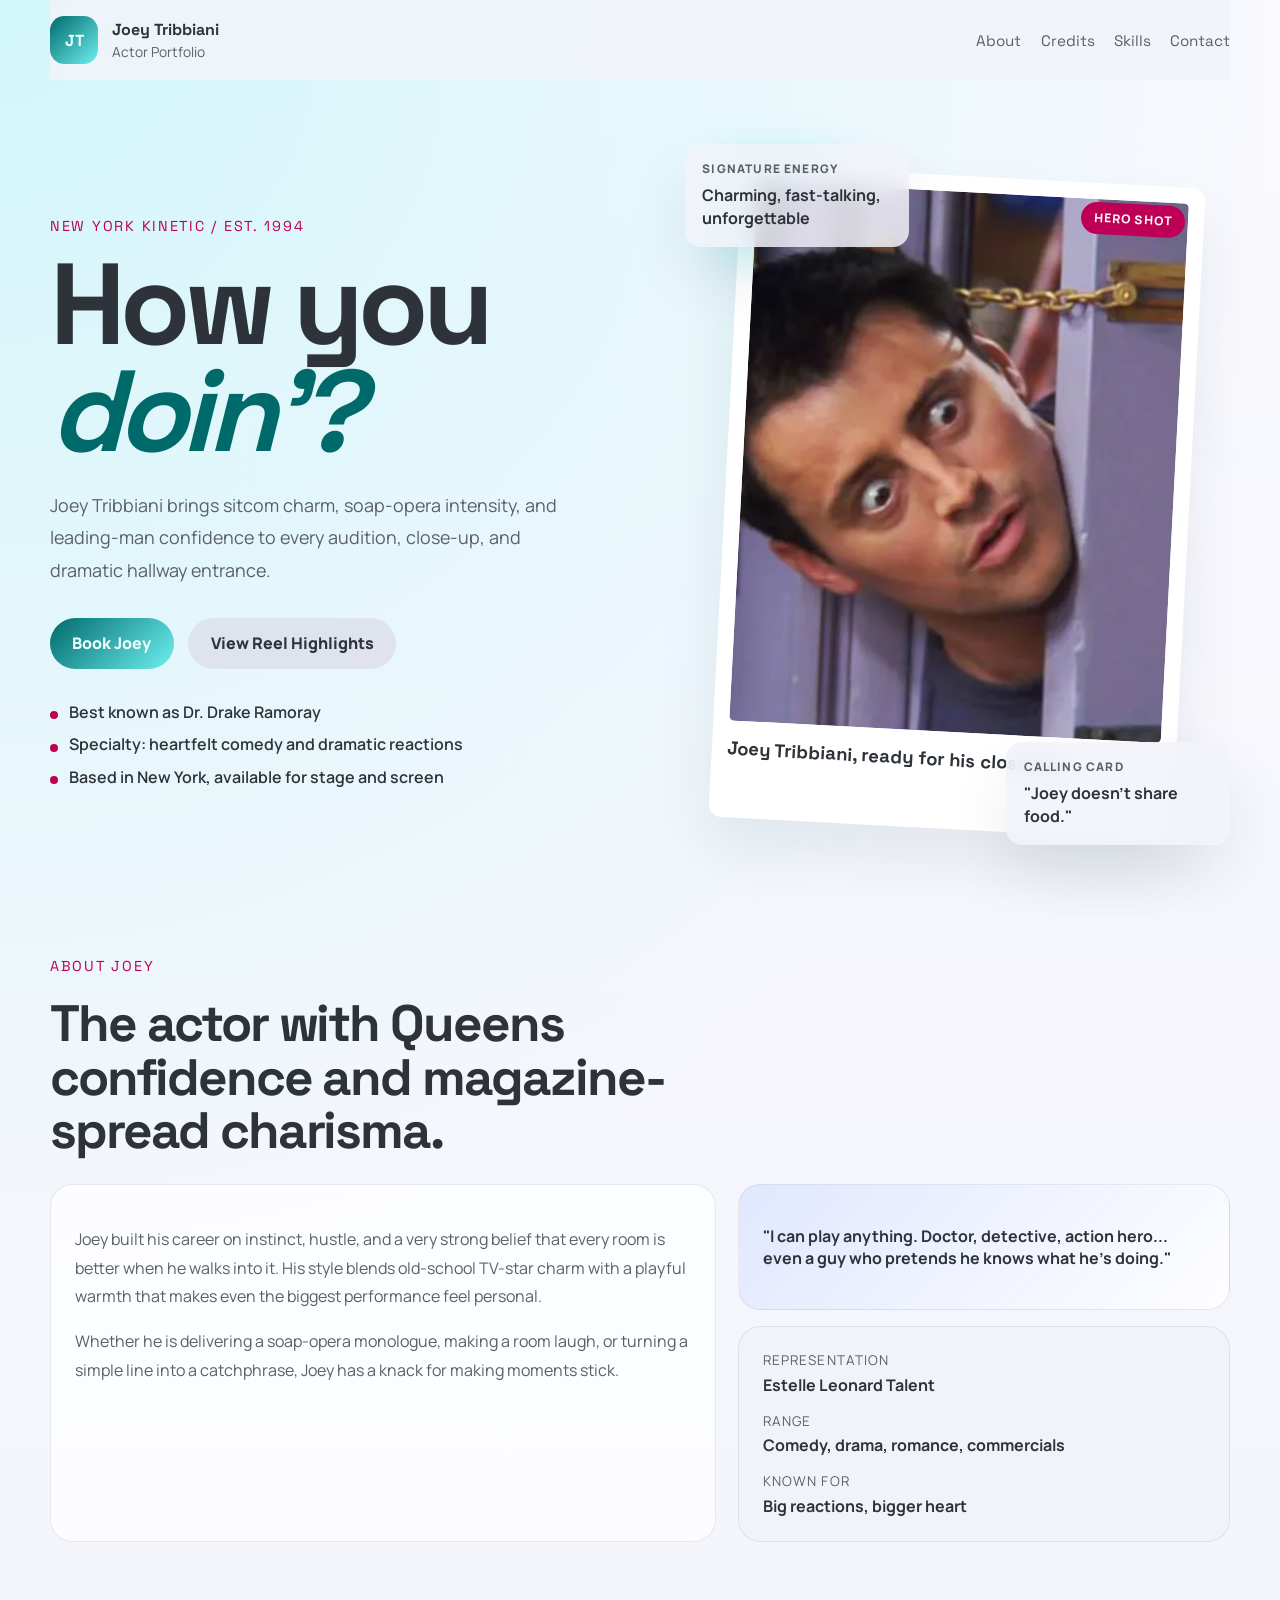
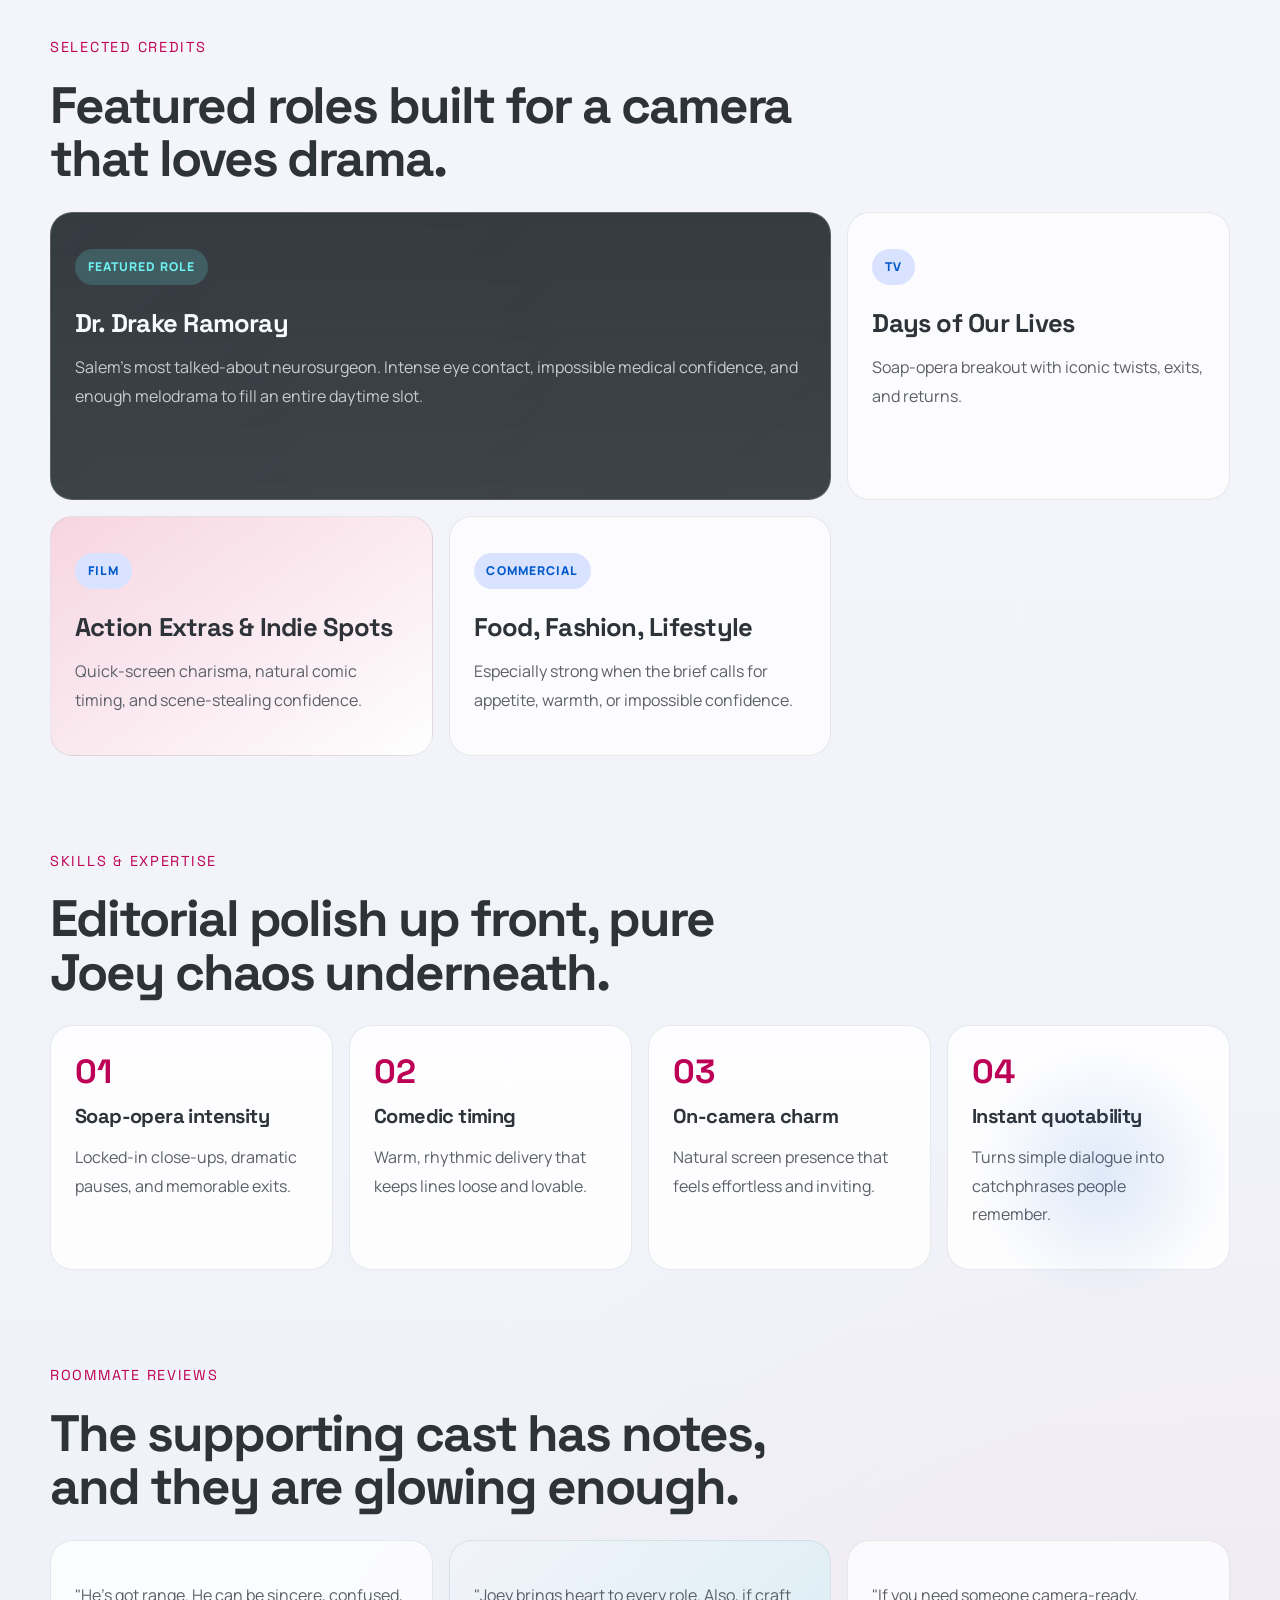
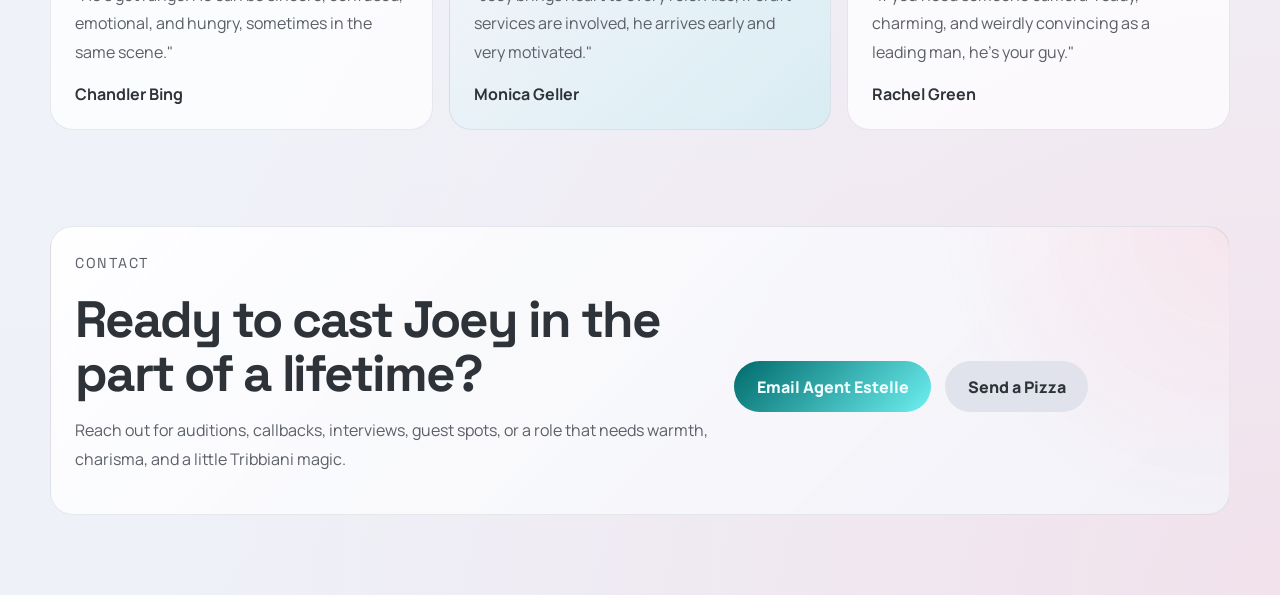
<file: index.html>
<!DOCTYPE html>
<html lang="en">
  <head>
    <meta charset="UTF-8" />
    <meta name="viewport" content="width=device-width, initial-scale=1.0" />
    <title>Joey Tribbiani | Portfolio</title>
    <meta
      name="description"
      content="A bold editorial-style portfolio website for Joey Tribbiani, actor, soap star, and all-around charmer."
    />
    <link rel="preconnect" href="https://fonts.googleapis.com" />
    <link rel="preconnect" href="https://fonts.gstatic.com" crossorigin />
    <link
      href="https://fonts.googleapis.com/css2?family=Manrope:wght@400;500;700;800&family=Space+Grotesk:wght@400;500;700&display=swap"
      rel="stylesheet"
    />
    <link rel="stylesheet" href="./styles.css" />
  </head>
  <body>
    <div class="page-shell">
      <header class="site-header">
        <a class="brand" href="#top">
          <span class="brand-mark">JT</span>
          <span class="brand-copy">
            <strong>Joey Tribbiani</strong>
            <span>Actor Portfolio</span>
          </span>
        </a>
        <nav class="site-nav" aria-label="Primary">
          <a href="#about">About</a>
          <a href="#credits">Credits</a>
          <a href="#skills">Skills</a>
          <a href="#contact">Contact</a>
        </nav>
      </header>

      <main id="top">
        <section class="hero section">
          <div class="hero-copy">
            <p class="eyebrow">New York Kinetic / Est. 1994</p>
            <h1>
              How you <span>doin'?</span>
            </h1>
            <p class="hero-text">
              Joey Tribbiani brings sitcom charm, soap-opera intensity, and
              leading-man confidence to every audition, close-up, and dramatic
              hallway entrance.
            </p>
            <div class="hero-actions">
              <a class="button button-primary" href="#contact">Book Joey</a>
              <a class="button button-secondary" href="#credits"
                >View Reel Highlights</a
              >
            </div>
            <ul class="hero-notes" aria-label="Career highlights">
              <li>Best known as Dr. Drake Ramoray</li>
              <li>Specialty: heartfelt comedy and dramatic reactions</li>
              <li>Based in New York, available for stage and screen</li>
            </ul>
          </div>

          <div class="hero-visual">
            <div class="photo-card">
              <span class="photo-chip">Hero Shot</span>
              <img
                src="./assets/joey-tribbiani.webp"
                alt="Joey Tribbiani peeking through a purple door with a surprised expression"
              />
              <p class="photo-caption">Joey Tribbiani, ready for his close-up.</p>
            </div>
            <div class="floating-card floating-card-top">
              <span>Signature Energy</span>
              <strong>Charming, fast-talking, unforgettable</strong>
            </div>
            <div class="floating-card floating-card-bottom">
              <span>Calling Card</span>
              <strong>"Joey doesn't share food."</strong>
            </div>
          </div>
        </section>

        <section class="about section" id="about">
          <div class="section-heading">
            <p class="eyebrow">About Joey</p>
            <h2>The actor with Queens confidence and magazine-spread charisma.</h2>
          </div>
          <div class="about-grid">
            <article class="about-story">
              <p>
                Joey built his career on instinct, hustle, and a very strong
                belief that every room is better when he walks into it. His
                style blends old-school TV-star charm with a playful warmth that
                makes even the biggest performance feel personal.
              </p>
              <p>
                Whether he is delivering a soap-opera monologue, making a room
                laugh, or turning a simple line into a catchphrase, Joey has a
                knack for making moments stick.
              </p>
            </article>
            <div class="about-side">
              <div class="quote-card">
                <p>
                  "I can play anything. Doctor, detective, action hero... even
                  a guy who pretends he knows what he's doing."
                </p>
              </div>
              <div class="fact-list">
                <div>
                  <span>Representation</span>
                  <strong>Estelle Leonard Talent</strong>
                </div>
                <div>
                  <span>Range</span>
                  <strong>Comedy, drama, romance, commercials</strong>
                </div>
                <div>
                  <span>Known For</span>
                  <strong>Big reactions, bigger heart</strong>
                </div>
              </div>
            </div>
          </div>
        </section>

        <section class="credits section" id="credits">
          <div class="section-heading">
            <p class="eyebrow">Selected Credits</p>
            <h2>Featured roles built for a camera that loves drama.</h2>
          </div>
          <div class="credits-grid">
            <article class="credit-feature">
              <p class="credit-label">Featured Role</p>
              <h3>Dr. Drake Ramoray</h3>
              <p>
                Salem's most talked-about neurosurgeon. Intense eye contact,
                impossible medical confidence, and enough melodrama to fill an
                entire daytime slot.
              </p>
            </article>
            <article class="credit-card">
              <p class="credit-label">TV</p>
              <h3>Days of Our Lives</h3>
              <p>Soap-opera breakout with iconic twists, exits, and returns.</p>
            </article>
            <article class="credit-card accent-card">
              <p class="credit-label">Film</p>
              <h3>Action Extras & Indie Spots</h3>
              <p>
                Quick-screen charisma, natural comic timing, and scene-stealing
                confidence.
              </p>
            </article>
            <article class="credit-card">
              <p class="credit-label">Commercial</p>
              <h3>Food, Fashion, Lifestyle</h3>
              <p>
                Especially strong when the brief calls for appetite, warmth, or
                impossible confidence.
              </p>
            </article>
          </div>
        </section>

        <section class="skills section" id="skills">
          <div class="section-heading">
            <p class="eyebrow">Skills & Expertise</p>
            <h2>Editorial polish up front, pure Joey chaos underneath.</h2>
          </div>
          <div class="skills-grid">
            <article class="skill-card">
              <span>01</span>
              <h3>Soap-opera intensity</h3>
              <p>Locked-in close-ups, dramatic pauses, and memorable exits.</p>
            </article>
            <article class="skill-card">
              <span>02</span>
              <h3>Comedic timing</h3>
              <p>Warm, rhythmic delivery that keeps lines loose and lovable.</p>
            </article>
            <article class="skill-card">
              <span>03</span>
              <h3>On-camera charm</h3>
              <p>Natural screen presence that feels effortless and inviting.</p>
            </article>
            <article class="skill-card">
              <span>04</span>
              <h3>Instant quotability</h3>
              <p>Turns simple dialogue into catchphrases people remember.</p>
            </article>
          </div>
        </section>

        <section class="testimonials section">
          <div class="section-heading">
            <p class="eyebrow">Roommate Reviews</p>
            <h2>The supporting cast has notes, and they are glowing enough.</h2>
          </div>
          <div class="testimonial-grid">
            <article class="testimonial-card">
              <p>
                "He's got range. He can be sincere, confused, emotional, and
                hungry, sometimes in the same scene."
              </p>
              <strong>Chandler Bing</strong>
            </article>
            <article class="testimonial-card featured-testimonial">
              <p>
                "Joey brings heart to every role. Also, if craft services are
                involved, he arrives early and very motivated."
              </p>
              <strong>Monica Geller</strong>
            </article>
            <article class="testimonial-card">
              <p>
                "If you need someone camera-ready, charming, and weirdly
                convincing as a leading man, he's your guy."
              </p>
              <strong>Rachel Green</strong>
            </article>
          </div>
        </section>

        <section class="contact section" id="contact">
          <div class="contact-panel">
            <div>
              <p class="eyebrow">Contact</p>
              <h2>Ready to cast Joey in the part of a lifetime?</h2>
              <p>
                Reach out for auditions, callbacks, interviews, guest spots, or
                a role that needs warmth, charisma, and a little Tribbiani
                magic.
              </p>
            </div>
            <div class="contact-actions">
              <a class="button button-primary" href="mailto:estelle@tribbiani.example"
                >Email Agent Estelle</a
              >
              <a class="button button-secondary" href="mailto:estelle@tribbiani.example?subject=Pizza%20for%20Joey"
                >Send a Pizza</a
              >
            </div>
          </div>
        </section>
      </main>
    </div>
  </body>
  </html>
</file>
<file: styles.css>
:root {
  --surface: #f9f9fe;
  --surface-low: #f2f3f9;
  --surface-card: #ffffff;
  --surface-strong: #dfe2eb;
  --ink: #2e3339;
  --muted: #5b5f67;
  --primary: #006a6b;
  --primary-soft: #6ef0f1;
  --secondary: #0059cb;
  --secondary-soft: #d9e2ff;
  --tertiary: #bd0055;
  --tertiary-soft: #ff9cb2;
  --outline: rgba(174, 178, 186, 0.28);
  --shadow: 0 32px 60px rgba(0, 42, 70, 0.08);
  --radius-sm: 0.3rem;
  --radius-md: 0.8rem;
  --radius-lg: 1.4rem;
  --page-width: min(1180px, calc(100vw - 2rem));
}

*,
*::before,
*::after {
  box-sizing: border-box;
}

html {
  scroll-behavior: smooth;
}

body {
  margin: 0;
  min-height: 100vh;
  background:
    radial-gradient(circle at top left, rgba(110, 240, 241, 0.28), transparent 32%),
    radial-gradient(circle at bottom right, rgba(255, 156, 178, 0.18), transparent 28%),
    linear-gradient(180deg, var(--surface) 0%, #eef1f8 100%);
  color: var(--ink);
  font-family: "Manrope", sans-serif;
}

img {
  display: block;
  max-width: 100%;
}

a {
  color: inherit;
  text-decoration: none;
}

.page-shell {
  width: var(--page-width);
  margin: 0 auto;
  padding-bottom: 3rem;
}

.site-header {
  position: sticky;
  top: 0;
  z-index: 20;
  display: flex;
  align-items: center;
  justify-content: space-between;
  gap: 1rem;
  padding: 1rem 0;
  margin-bottom: 1rem;
  background: rgba(242, 243, 249, 0.82);
  backdrop-filter: blur(12px);
}

.brand {
  display: flex;
  align-items: center;
  gap: 0.9rem;
}

.brand-mark {
  display: grid;
  place-items: center;
  width: 3rem;
  height: 3rem;
  border-radius: 0.9rem;
  background: linear-gradient(135deg, var(--primary) 0%, var(--primary-soft) 100%);
  color: #efffff;
  font-family: "Space Grotesk", sans-serif;
  font-weight: 700;
}

.brand-copy {
  display: flex;
  flex-direction: column;
  gap: 0.1rem;
}

.brand-copy strong,
.site-nav a,
.eyebrow,
h1,
h2,
h3 {
  font-family: "Space Grotesk", sans-serif;
}

.brand-copy span {
  color: var(--muted);
  font-size: 0.86rem;
}

.site-nav {
  display: flex;
  gap: 1.2rem;
  flex-wrap: wrap;
}

.site-nav a {
  color: var(--muted);
  font-size: 0.95rem;
  transition: color 180ms ease, transform 180ms ease;
}

.site-nav a:hover,
.site-nav a:focus-visible {
  color: var(--tertiary);
  transform: translateY(-1px);
}

.section {
  margin-top: 2rem;
  padding: 2rem 0;
}

.hero {
  display: grid;
  grid-template-columns: minmax(0, 1.05fr) minmax(320px, 0.95fr);
  gap: 2rem;
  align-items: center;
  min-height: calc(100vh - 8rem);
}

.hero-copy {
  max-width: 40rem;
}

.eyebrow {
  margin: 0 0 1rem;
  color: var(--tertiary);
  font-size: 0.9rem;
  letter-spacing: 0.12em;
  text-transform: uppercase;
}

h1 {
  margin: 0;
  font-size: clamp(3.6rem, 9vw, 7.8rem);
  line-height: 0.93;
  letter-spacing: -0.05em;
}

h1 span {
  color: var(--primary);
  font-style: italic;
}

.hero-text,
.about-story p,
.contact-panel p,
.credit-card p,
.credit-feature p,
.skill-card p,
.testimonial-card p {
  color: var(--muted);
  line-height: 1.8;
}

.hero-text {
  max-width: 34rem;
  margin: 1.5rem 0 0;
  font-size: 1.12rem;
}

.hero-actions,
.contact-actions {
  display: flex;
  flex-wrap: wrap;
  gap: 0.9rem;
  margin-top: 2rem;
}

.button {
  display: inline-flex;
  align-items: center;
  justify-content: center;
  min-height: 3.2rem;
  padding: 0.85rem 1.4rem;
  border-radius: 999px;
  font-weight: 800;
  transition:
    transform 180ms ease,
    box-shadow 180ms ease,
    background-color 180ms ease;
}

.button:hover,
.button:focus-visible {
  transform: translateY(-2px);
  box-shadow: var(--shadow);
}

.button-primary {
  background: linear-gradient(135deg, var(--primary) 0%, var(--primary-soft) 100%);
  color: #efffff;
}

.button-secondary {
  background: rgba(223, 226, 235, 0.9);
  color: var(--ink);
}

.hero-notes {
  display: grid;
  gap: 0.65rem;
  padding: 0;
  margin: 2rem 0 0;
  list-style: none;
}

.hero-notes li {
  position: relative;
  padding-left: 1.2rem;
  color: var(--ink);
  font-weight: 600;
}

.hero-notes li::before {
  content: "";
  position: absolute;
  left: 0;
  top: 0.65rem;
  width: 0.5rem;
  height: 0.5rem;
  border-radius: 999px;
  background: var(--tertiary);
}

.hero-visual {
  position: relative;
  display: flex;
  justify-content: center;
  padding: 2rem 1rem;
}

.photo-card {
  position: relative;
  width: min(100%, 29rem);
  padding: 1rem 1rem 3.6rem;
  background: var(--surface-card);
  border-radius: var(--radius-md);
  box-shadow: var(--shadow);
  transform: rotate(3deg);
}

.photo-card::before {
  content: "";
  position: absolute;
  inset: -1rem auto auto -1rem;
  width: 7rem;
  height: 7rem;
  background: rgba(110, 240, 241, 0.34);
  filter: blur(18px);
  z-index: -1;
}

.photo-card img {
  width: 100%;
  aspect-ratio: 4 / 5;
  object-fit: cover;
  object-position: center;
  border-radius: var(--radius-sm);
}

.photo-chip,
.credit-label {
  display: inline-flex;
  align-items: center;
  justify-content: center;
  padding: 0.45rem 0.8rem;
  border-radius: 999px;
  font-size: 0.76rem;
  font-weight: 800;
  letter-spacing: 0.09em;
  text-transform: uppercase;
}

.photo-chip {
  position: absolute;
  top: 1.2rem;
  right: 1.2rem;
  background: var(--tertiary);
  color: #fff7f7;
}

.photo-caption {
  margin: 1rem 0 0;
  font-family: "Space Grotesk", sans-serif;
  font-size: 1.15rem;
  font-weight: 700;
}

.floating-card {
  position: absolute;
  max-width: 14rem;
  padding: 1rem 1.1rem;
  border-radius: 1rem;
  background: rgba(242, 243, 249, 0.82);
  backdrop-filter: blur(12px);
  box-shadow: var(--shadow);
}

.floating-card span {
  display: block;
  color: var(--muted);
  font-size: 0.74rem;
  font-weight: 800;
  letter-spacing: 0.1em;
  text-transform: uppercase;
}

.floating-card strong {
  display: block;
  margin-top: 0.45rem;
  line-height: 1.45;
}

.floating-card-top {
  top: 0;
  left: 0;
}

.floating-card-bottom {
  right: 0;
  bottom: 1rem;
}

.section-heading {
  display: grid;
  gap: 0.4rem;
  margin-bottom: 1.6rem;
}

h2 {
  margin: 0;
  font-size: clamp(2rem, 4vw, 3.35rem);
  line-height: 1.05;
  letter-spacing: -0.04em;
  max-width: 48rem;
}

.about-grid,
.contact-panel {
  display: grid;
  grid-template-columns: minmax(0, 1.15fr) minmax(280px, 0.85fr);
  gap: 1.4rem;
}

.about-story,
.quote-card,
.fact-list,
.credit-feature,
.credit-card,
.skill-card,
.testimonial-card,
.contact-panel {
  background: rgba(255, 255, 255, 0.72);
  border: 1px solid var(--outline);
  border-radius: var(--radius-lg);
}

.about-story,
.quote-card,
.fact-list,
.credit-feature,
.credit-card,
.skill-card,
.testimonial-card,
.contact-panel {
  padding: 1.5rem;
}

.quote-card {
  background: linear-gradient(135deg, rgba(217, 226, 255, 0.75), rgba(255, 255, 255, 0.9));
  color: var(--ink);
  font-weight: 700;
}

.about-side {
  display: grid;
  gap: 1rem;
}

.fact-list {
  display: grid;
  gap: 1rem;
  background: var(--surface-low);
}

.fact-list span {
  display: block;
  color: var(--muted);
  font-size: 0.84rem;
  text-transform: uppercase;
  letter-spacing: 0.08em;
}

.fact-list strong {
  display: block;
  margin-top: 0.3rem;
}

.credits-grid {
  display: grid;
  grid-template-columns: repeat(3, minmax(0, 1fr));
  gap: 1rem;
}

.credit-feature {
  grid-column: span 2;
  min-height: 18rem;
  background:
    linear-gradient(180deg, rgba(46, 51, 57, 0.96), rgba(46, 51, 57, 0.92)),
    linear-gradient(135deg, rgba(110, 240, 241, 0.25), transparent);
  color: #f7fbff;
}

.credit-feature p {
  color: rgba(247, 251, 255, 0.75);
}

.credit-feature .credit-label {
  background: rgba(110, 240, 241, 0.18);
  color: var(--primary-soft);
}

.credit-card .credit-label {
  background: var(--secondary-soft);
  color: var(--secondary);
}

.accent-card {
  background: linear-gradient(145deg, rgba(255, 156, 178, 0.35), rgba(255, 255, 255, 0.88));
}

h3 {
  margin: 0.8rem 0 0.7rem;
  font-size: 1.6rem;
  line-height: 1.05;
  letter-spacing: -0.03em;
}

.skills {
  position: relative;
}

.skills::before {
  content: "";
  position: absolute;
  inset: auto 0 0 auto;
  width: 16rem;
  height: 16rem;
  background: radial-gradient(circle, rgba(0, 89, 203, 0.12), transparent 70%);
  pointer-events: none;
}

.skills-grid,
.testimonial-grid {
  display: grid;
  grid-template-columns: repeat(4, minmax(0, 1fr));
  gap: 1rem;
}

.skill-card {
  background: rgba(255, 255, 255, 0.84);
}

.skill-card span {
  color: var(--tertiary);
  font-family: "Space Grotesk", sans-serif;
  font-size: 2.1rem;
  font-weight: 700;
}

.skill-card h3 {
  font-size: 1.25rem;
}

.testimonial-grid {
  grid-template-columns: repeat(3, minmax(0, 1fr));
}

.featured-testimonial {
  background: linear-gradient(140deg, rgba(242, 243, 249, 0.92), rgba(110, 240, 241, 0.18));
}

.contact-panel {
  align-items: center;
  background:
    radial-gradient(circle at top right, rgba(255, 156, 178, 0.18), transparent 24%),
    linear-gradient(135deg, rgba(255, 255, 255, 0.9), rgba(242, 243, 249, 0.92));
}

@media (max-width: 980px) {
  .hero,
  .about-grid,
  .contact-panel,
  .credits-grid,
  .skills-grid,
  .testimonial-grid {
    grid-template-columns: 1fr;
  }

  .credit-feature {
    grid-column: auto;
  }

  .hero {
    min-height: auto;
    padding-top: 1rem;
  }

  .hero-visual {
    order: -1;
    padding-top: 3rem;
  }

  .floating-card-top {
    left: 0.4rem;
  }

  .floating-card-bottom {
    right: 0.4rem;
    bottom: 0.2rem;
  }
}

@media (max-width: 700px) {
  .page-shell {
    width: min(calc(100vw - 1rem), 100%);
  }

  .site-header {
    align-items: flex-start;
    flex-direction: column;
    padding-top: 0.8rem;
  }

  h1 {
    font-size: clamp(3rem, 18vw, 4.8rem);
  }

  .photo-card {
    transform: rotate(1.5deg);
  }

  .floating-card {
    position: static;
    max-width: none;
    margin-top: 1rem;
  }

  .hero-visual {
    display: block;
    padding: 1rem 0 0;
  }
}
</file>
